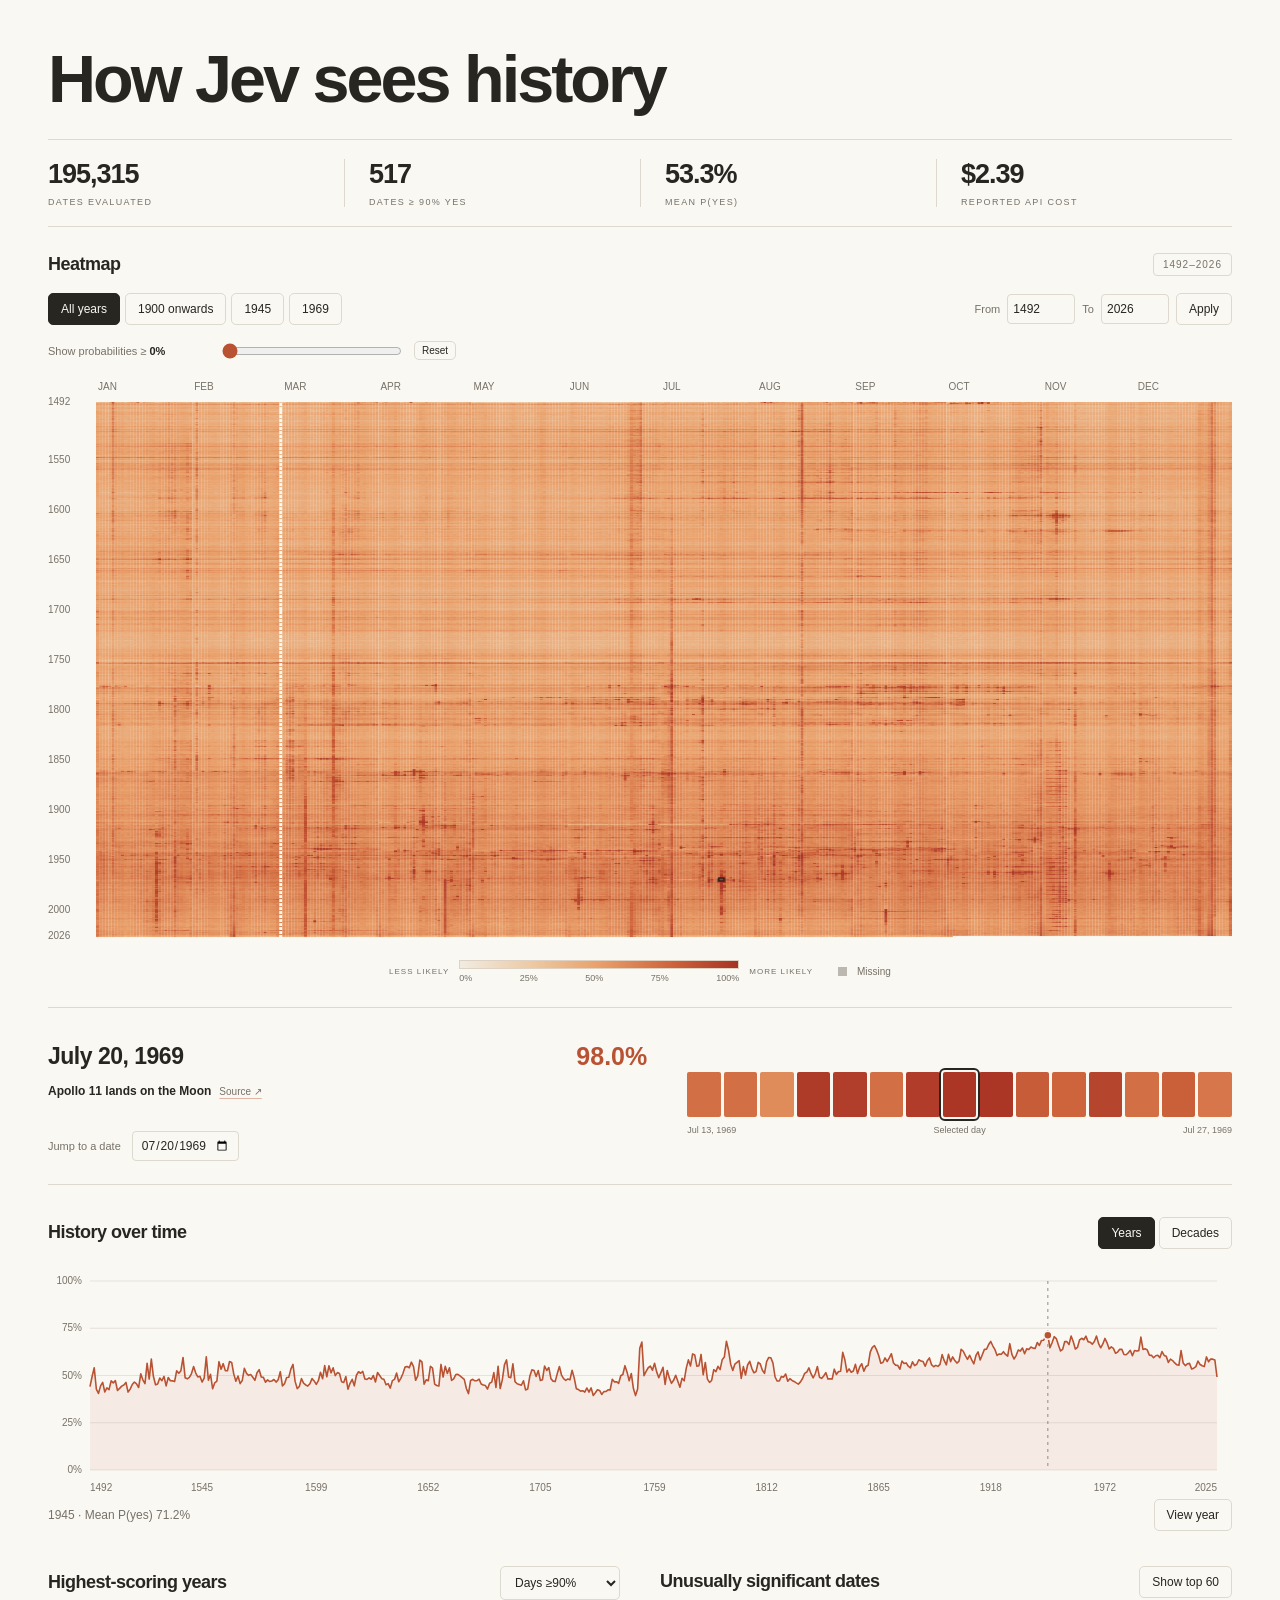
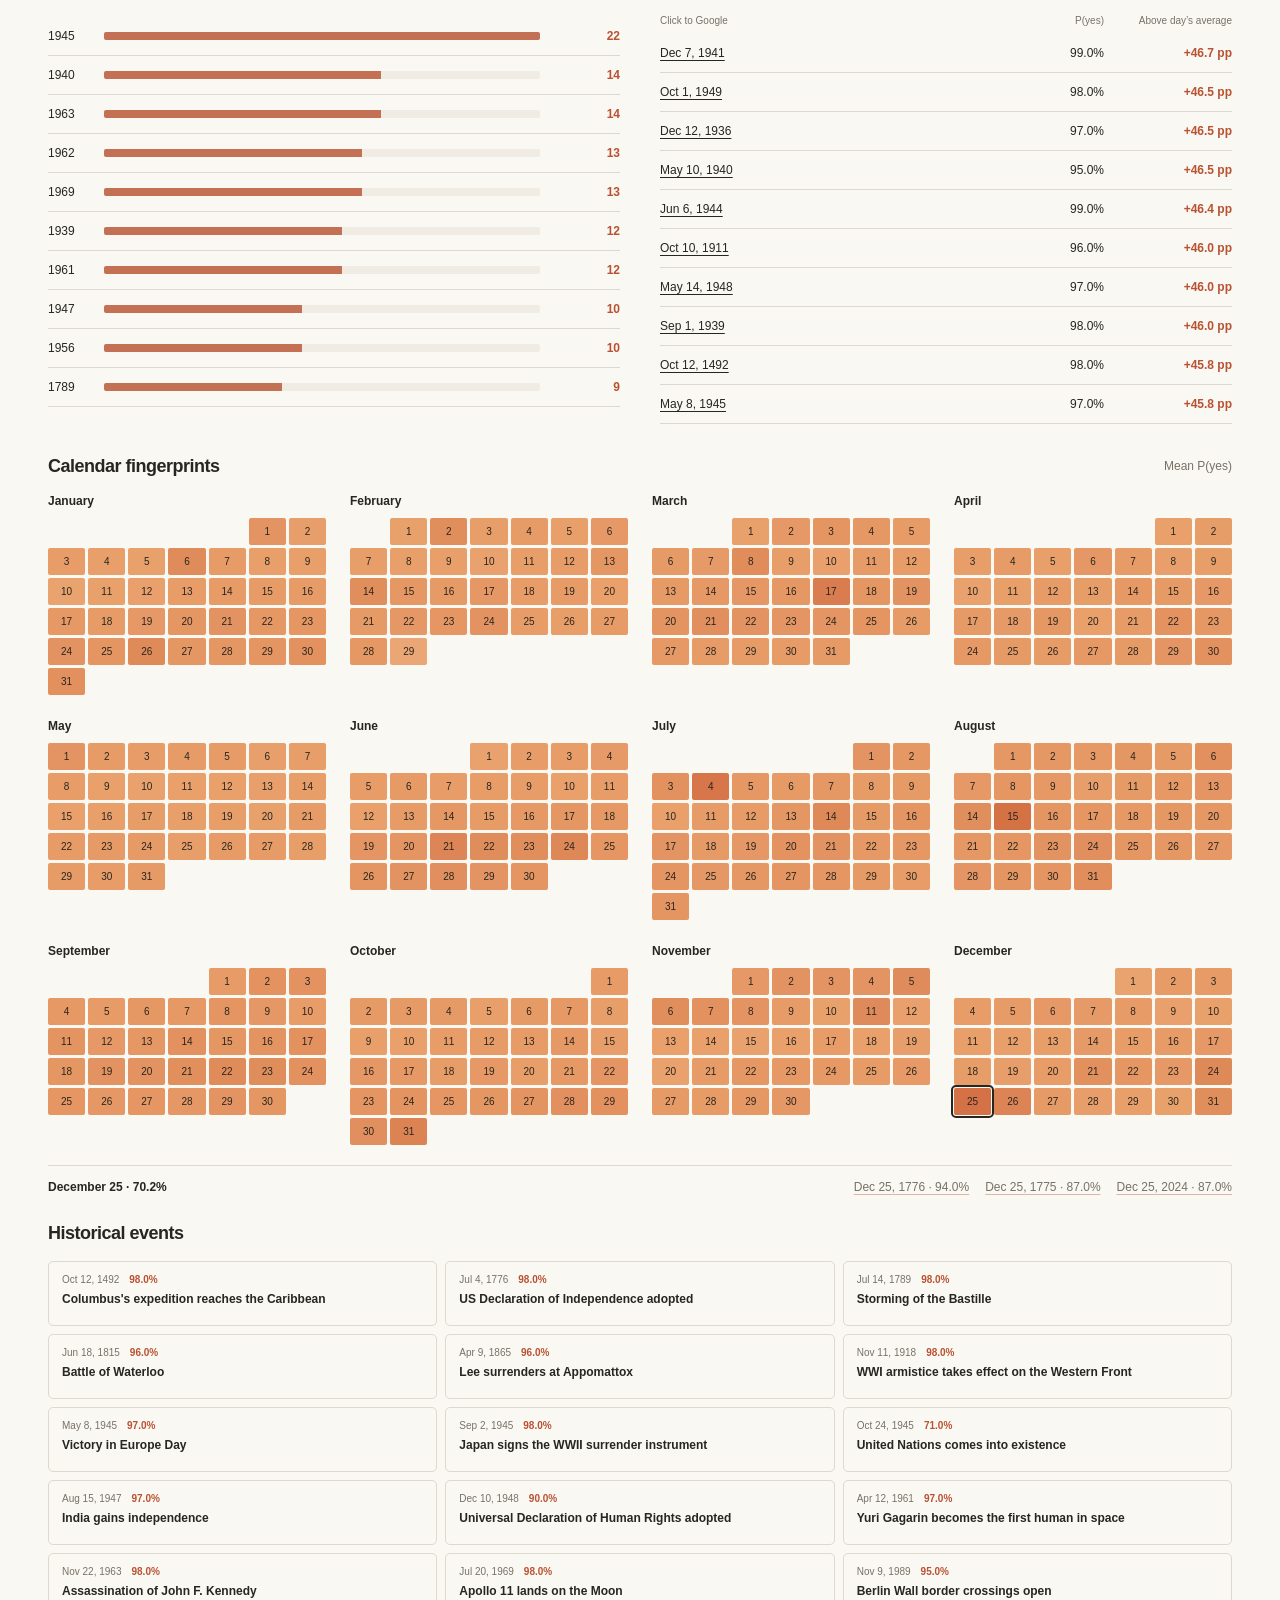
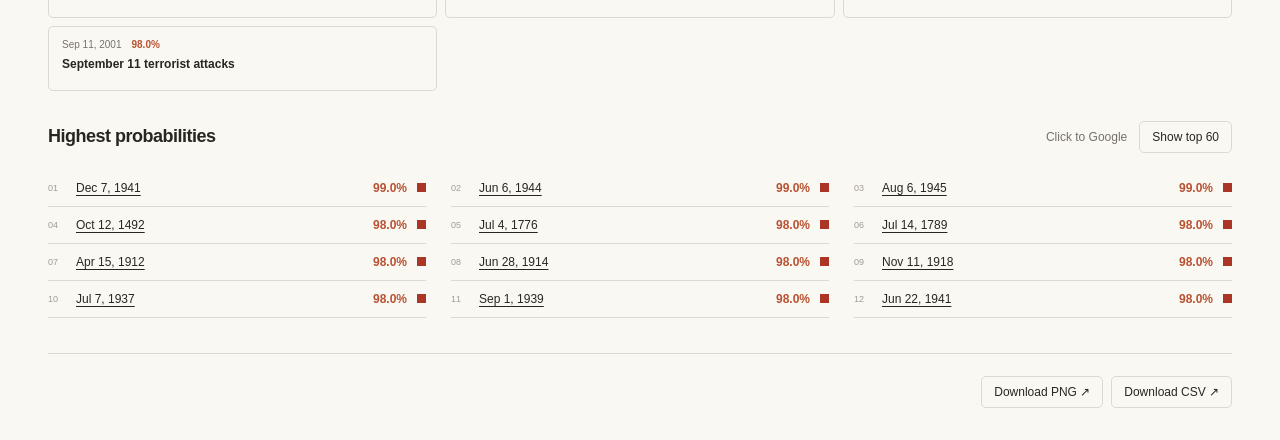
<file: index.html>
<!doctype html>
<html lang="en">
<head>
  <meta charset="utf-8">
  <meta name="viewport" content="width=device-width, initial-scale=1">
  <title>How Jev sees history</title>
  <meta name="description" content="Jev's probability of historical significance for every date from 1492 through 2026.">
  <meta property="og:title" content="How Jev sees history">
  <meta property="og:description" content="195,315 dates. One question. A historical heatmap from Jev 1.13.">
  <meta property="og:image" content="https://not-stbenjam.github.io/historical-heatmap/heatmap.png">
  <link rel="stylesheet" href="style.css?v=insights-1">
  <script src="analytics.js?v=insights-1" defer></script>
  <script src="app.js?v=insights-1" defer></script>
  <script src="insights.js?v=insights-1" defer></script>
</head>
<body>
<main>
  <header>
    <h1>How Jev sees history</h1>
  </header>
  <section class="stats" aria-label="Experiment statistics">
    <div><strong id="dates-count">—</strong><span>DATES EVALUATED</span></div>
    <div><strong id="high-count">—</strong><span>DATES ≥ 90% YES</span></div>
    <div><strong id="mean-confidence">—</strong><span>MEAN P(YES)</span></div>
    <div><strong id="run-cost">—</strong><span>REPORTED API COST</span></div>
  </section>
  <section class="map-section" aria-labelledby="map-heading">
    <div class="section-title"><h2 id="map-heading">Heatmap</h2><span id="range-description" class="map-tag">1492–2026</span></div>
    <div class="toolbar">
      <div class="presets" role="group" aria-label="Year range"><button data-range="all" class="active">All years</button><button data-range="1900">1900 onwards</button><button data-range="1945">1945</button><button data-range="1969">1969</button></div>
      <div class="range-inputs"><label>From <input id="year-from" type="number" min="1492" max="2026" value="1492"></label><label>To <input id="year-to" type="number" min="1492" max="2026" value="2026"></label><button id="apply-range">Apply</button></div>
    </div>
    <div class="filter"><label for="threshold">Show probabilities ≥ <strong id="threshold-label">0%</strong></label><input id="threshold" type="range" min="0" max="100" value="0" step="1"><button id="threshold-reset">Reset</button></div>
    <div class="map-wrap"><canvas id="heatmap" tabindex="0" aria-label="Historical confidence heatmap. Use arrow keys to select adjacent dates."></canvas><div id="loading">Loading the experiment…</div><div id="tooltip" hidden></div></div>
    <div class="legend"><span class="legend-label">LESS LIKELY</span><div class="legend-scale"><div class="gradient"></div><div class="legend-ticks"><span>0%</span><span>25%</span><span>50%</span><span>75%</span><span>100%</span></div></div><span class="legend-label">MORE LIKELY</span><span class="missing-swatch"></span><span>Missing</span></div>
  </section>
  <section class="detail" aria-labelledby="selected-heading">
    <div class="selected-main"><div class="date-row"><h2 id="selected-heading">July 20, 1969</h2><strong id="selected-probability">—</strong></div><div id="selected-event"></div><label class="jump">Jump to a date <input id="date-input" type="date" min="1492-01-01" max="2026-10-02" value="1969-07-20"></label></div>
    <div class="neighbors"><div id="neighbor-strip"></div><div class="strip-captions"><span id="neighbor-start"></span><span>Selected day</span><span id="neighbor-end"></span></div></div>
  </section>
  <section class="insight-section" aria-labelledby="trend-heading">
    <div class="section-title"><h2 id="trend-heading">History over time</h2><div class="segmented" role="group" aria-label="Timeline interval"><button id="trend-years" aria-pressed="true">Years</button><button id="trend-decades" aria-pressed="false">Decades</button></div></div>
    <div class="trend-wrap"><svg id="history-trend" viewBox="0 0 1100 230" tabindex="0" role="img" aria-label="Average probability over time. Use left and right arrows to select, then Enter to zoom the heatmap."></svg></div>
    <div class="chart-selection"><span id="trend-selection"></span><button id="trend-zoom">View year</button></div>
  </section>
  <div class="insight-grid">
    <section class="insight-section" aria-labelledby="years-heading">
      <div class="section-title"><h2 id="years-heading">Highest-scoring years</h2><select id="year-metric" aria-label="Year ranking metric"><option value="high">Days ≥90%</option><option value="mean">Average score</option></select></div>
      <div id="top-years"></div>
    </section>
    <section class="insight-section" aria-labelledby="unusual-heading">
      <div class="section-title"><h2 id="unusual-heading" title="Probability minus the average for the same month and day in other years">Unusually significant dates</h2><button id="toggle-unusual">Show top 60</button></div>
      <div class="unusual-columns"><span>Click to Google</span><span>P(yes)</span><span title="Percentage points above the same calendar day’s average in other years">Above day’s average</span></div>
      <div id="unusual-dates"></div>
    </section>
  </div>
  <section class="insight-section" aria-labelledby="calendar-heading">
    <div class="section-title"><h2 id="calendar-heading">Calendar fingerprints</h2><span class="metric-label">Mean P(yes)</span></div>
    <div id="calendar-months"></div>
    <div class="calendar-selection"><strong id="calendar-selection"></strong><div id="calendar-dates"></div></div>
  </section>
  <section class="anchors" aria-labelledby="anchors-heading"><div class="section-title"><h2 id="anchors-heading">Historical events</h2></div><div id="event-buttons"></div></section>
  <section class="ranking" aria-labelledby="ranking-heading"><div class="section-title"><h2 id="ranking-heading">Highest probabilities</h2><div class="ranking-actions"><span>Click to Google</span><button id="toggle-ranked">Show top 60</button></div></div><div id="top-dates"></div></section>
  <footer class="exports"><button id="export-png">Download PNG ↗</button><button id="export-csv">Download CSV ↗</button></footer>
</main>
</body>
</html>
</file>
<file: style.css>
:root{--paper:#faf8f3;--ink:#282620;--muted:#777268;--line:#ded9ce;--accent:#b95232;--warm:#f0ece3;--missing:#bbb8b1;font-family:Inter,ui-sans-serif,-apple-system,BlinkMacSystemFont,"Segoe UI",sans-serif;color:var(--ink);background:var(--paper);font-synthesis:none}*{box-sizing:border-box}body{margin:0}main{max-width:1280px;margin:auto;padding:44px 48px 32px}a{color:inherit;text-decoration-color:#b9523266;text-underline-offset:3px}button,input{font:inherit}button{cursor:pointer;border:1px solid var(--line);border-radius:5px;background:transparent;color:var(--ink);padding:8px 12px;font-size:12px;transition:background .15s,border-color .15s}button:hover{background:#eee9df;border-color:#bbb3a5}button:focus-visible,input:focus-visible,canvas:focus-visible{outline:2px solid var(--accent);outline-offset:3px}.eyebrow{font-size:10px;font-weight:650;letter-spacing:1.8px;color:var(--muted);display:flex;align-items:center;gap:8px}.dot{width:7px;height:7px;border-radius:50%;background:var(--accent)}.edition{margin-left:auto;letter-spacing:1.4px}h1{font-size:clamp(40px,5.2vw,68px);font-weight:760;letter-spacing:-3px;margin:24px 0 12px;line-height:1.06}.period{color:var(--accent)}.question{font-family:Georgia,serif;font-size:clamp(18px,2.3vw,27px);margin:0 0 14px;letter-spacing:-.25px}.intro{font-size:13px;line-height:1.7;color:var(--muted);max-width:780px;margin:0}.stats{display:grid;grid-template-columns:repeat(4,1fr);border-block:1px solid var(--line);margin:30px 0 28px;padding:19px 0}.stats>div{padding:0 24px;border-left:1px solid var(--line)}.stats>div:first-child{padding-left:0;border:0}.stats strong{font-size:27px;font-weight:650;letter-spacing:-1px;display:block;font-variant-numeric:tabular-nums}.stats span{display:block;font-size:9px;letter-spacing:1.35px;color:var(--muted);margin-top:7px}h2{font-size:18px;letter-spacing:-.5px;margin:0;font-weight:650}.section-title{display:flex;justify-content:space-between;align-items:center;gap:20px;margin-bottom:17px}.section-title p{font-size:12px;color:var(--muted);margin:6px 0 0;line-height:1.5}.map-tag{font-size:10px;letter-spacing:1px;border:1px solid var(--line);border-radius:4px;padding:5px 9px;color:var(--muted)}.toolbar{display:flex;justify-content:space-between;gap:14px;align-items:center;flex-wrap:wrap}.presets{display:flex;gap:5px}.presets .active{background:var(--ink);color:var(--paper);border-color:var(--ink)}.range-inputs{display:flex;align-items:center;gap:7px}.range-inputs label{font-size:11px;color:var(--muted)}input[type=number]{width:68px;padding:7px 5px;border:1px solid var(--line);background:transparent;border-radius:4px;font-size:12px;color:var(--ink);margin-left:4px}.filter{display:flex;gap:10px;align-items:center;margin:16px 0;font-size:11px;color:var(--muted);flex-wrap:wrap}.filter label{min-width:162px}.filter strong{color:var(--ink);font-variant-numeric:tabular-nums}.filter input{accent-color:var(--accent);width:180px}.filter button{padding:3px 7px;font-size:10px}.filter>span{margin-left:auto;font-size:10px}.map-wrap{position:relative;min-height:130px}canvas{width:100%;display:block;cursor:crosshair}#loading{position:absolute;inset:0;display:grid;place-items:center;background:#f0ece3;color:var(--muted);font-size:13px}#tooltip{position:absolute;pointer-events:none;background:#282620;color:var(--paper);padding:9px 11px;border-radius:4px;font-size:11px;z-index:2;white-space:nowrap;box-shadow:0 3px 12px #0002}#tooltip[hidden]{display:none}.legend{display:flex;align-items:center;gap:10px;justify-content:center;margin-top:15px;font-size:10px;color:var(--muted)}.legend-label{font-size:8px;letter-spacing:1px}.legend-scale{width:280px}.gradient{height:9px;border:1px solid #ddd2c4;background:linear-gradient(90deg,#f0ece3,#edcba5,#e9a06b,#cf663d,#a83224)}.legend-ticks{display:flex;justify-content:space-between;margin-top:4px;font-size:9px;font-variant-numeric:tabular-nums}.missing-swatch{width:9px;height:9px;background:var(--missing);margin-left:15px}.reading-note{font-size:10px;line-height:1.5;color:var(--muted);margin:14px 0 22px}.detail{display:grid;grid-template-columns:1.1fr 1fr;border-block:1px solid var(--line);padding:23px 0;gap:40px}.date-row{display:flex;gap:15px;align-items:center;justify-content:space-between;margin:11px 0}.date-row h2{font-size:23px}.date-row>strong{color:var(--accent);font-size:25px;font-weight:600;font-variant-numeric:tabular-nums}.selected-main>.eyebrow,.neighbors>.eyebrow{font-size:9px}#selected-event{font-size:12px;color:var(--muted);line-height:1.6;min-height:37px}#selected-event a{display:inline-block;margin-left:8px;font-size:10px}#selected-event strong{color:var(--ink);font-weight:550}.event-note{font-size:10px;display:block;margin-top:2px}.jump{display:flex;align-items:center;gap:11px;color:var(--muted);font-size:11px;margin-top:12px}input[type=date]{font-size:12px;background:transparent;border:1px solid var(--line);border-radius:4px;padding:6px 8px;color:var(--ink)}.neighbors{align-self:center}#neighbor-strip{display:grid;grid-template-columns:repeat(15,1fr);gap:3px;margin:15px 0 8px}#neighbor-strip button{border:0;border-radius:2px;padding:0;height:45px;position:relative}#neighbor-strip button.selected{outline:2px solid var(--ink);outline-offset:2px;z-index:1}#neighbor-strip button:hover{outline:1px solid var(--ink)}.strip-captions{display:flex;justify-content:space-between;font-size:9px;color:var(--muted)}.anchors{margin-top:29px}#event-buttons{display:grid;grid-template-columns:repeat(3,1fr);gap:8px}.event-button{text-align:left;display:flex;flex-direction:column;gap:6px;padding:12px 13px;min-height:65px}.event-button .event-top{display:flex;justify-content:space-between;gap:10px;font-size:10px;color:var(--muted);font-variant-numeric:tabular-nums}.event-button .event-p{color:var(--accent);font-weight:650}.event-button .event-title{font-size:12px;font-weight:550;line-height:1.4}.ranking{margin-top:30px}#top-dates{display:grid;grid-template-columns:repeat(3,1fr);gap:0 25px}.rank-item{display:flex;align-items:center;gap:10px;border:0;border-bottom:1px solid var(--line);border-radius:0;padding:11px 0;text-align:left}.rank-number{width:18px;font-size:9px;color:#a29b90;font-variant-numeric:tabular-nums}.rank-date{font-size:12px}.rank-confidence{margin-left:auto;color:var(--accent);font-size:12px;font-weight:600;font-variant-numeric:tabular-nums}.rank-swatch{width:9px;height:9px;flex:none}footer{margin-top:35px;border-top:1px solid var(--line);padding-top:22px}.footer-top{display:flex;justify-content:space-between;align-items:center;gap:16px}.footer-top h2{font-size:15px}.exports{display:flex;gap:8px}footer p{font-size:11px;color:var(--muted);line-height:1.75;max-width:950px;margin:14px 0 0}.run-summary{font-size:9px;letter-spacing:.35px}#toggle-ranked{white-space:nowrap}#top-dates:empty:after{content:"No dates match this range and threshold.";font-size:12px;color:var(--muted)}@media(max-width:800px){main{padding:27px 22px}h1{letter-spacing:-1.8px}.stats strong{font-size:23px}.stats>div{padding:0 12px}.stats span{font-size:8px;letter-spacing:.65px}.detail{gap:25px;grid-template-columns:1fr}.filter>span{margin-left:0;width:100%}#event-buttons{grid-template-columns:repeat(2,1fr)}#top-dates{grid-template-columns:repeat(2,1fr)}.footer-top{align-items:flex-start;flex-direction:column}.legend-scale{width:180px}.legend{gap:6px}.missing-swatch{margin-left:5px}.legend-label{font-size:7px}}@media(max-width:480px){main{padding:25px 16px}.edition{font-size:8px}.eyebrow{font-size:8px;letter-spacing:1px}.stats{grid-template-columns:repeat(2,1fr);gap:17px}.stats>div:nth-child(3){border:0;padding-left:0}.presets button{padding:7px 9px;font-size:10px}.legend-label{display:none}#event-buttons,#top-dates{grid-template-columns:1fr}.question{font-size:19px}.date-row h2{font-size:21px}}

h1{margin:0 0 24px}.stats{margin:22px 0 26px}.detail{margin-top:24px}footer.exports{justify-content:flex-end}
.ranking-actions{display:flex;gap:12px;align-items:center}.ranking-actions>span{font-size:12px;color:var(--muted)}a.rank-item{text-decoration:none}a.rank-item .rank-date{text-decoration:underline;text-underline-offset:3px}a.rank-item:hover{background:#eee9df}a.rank-item:focus-visible{outline:2px solid var(--accent);outline-offset:3px}

.insight-section{margin-top:32px}.insight-section .section-title{gap:12px;flex-wrap:wrap}.insight-grid{display:grid;grid-template-columns:1fr 1fr;gap:40px}.segmented{display:flex;gap:4px}.segmented button[aria-pressed=true]{background:var(--ink);color:var(--paper);border-color:var(--ink)}select{font:inherit;font-size:12px;color:var(--ink);border:1px solid var(--line);border-radius:5px;background:var(--paper);padding:8px 10px;max-width:100%}select:focus-visible,a:focus-visible,svg:focus-visible{outline:2px solid var(--accent);outline-offset:3px}.metric-label{font-size:12px;color:var(--muted)}.trend-wrap{width:100%}#history-trend{display:block;width:100%;height:230px;cursor:crosshair;overflow:visible}.trend-grid{stroke:var(--line);stroke-width:.7}.trend-axis{fill:var(--muted);font-size:10px}.trend-area{fill:var(--accent);opacity:.08}.trend-line{fill:none;stroke:var(--accent);stroke-width:1.6;stroke-linejoin:round}.trend-marker-line{stroke:var(--muted);stroke-dasharray:3 4;stroke-width:.8}.trend-marker-dot{fill:var(--accent);stroke:var(--paper);stroke-width:1.5}.chart-selection{display:flex;justify-content:space-between;align-items:center;gap:12px;min-height:38px;font-size:12px;font-variant-numeric:tabular-nums}.chart-selection span{color:var(--muted)}.year-rank{display:grid;grid-template-columns:44px 1fr 68px;align-items:center;width:100%;gap:12px;border:0;border-bottom:1px solid var(--line);border-radius:0;padding:12px 0;text-align:left;font-variant-numeric:tabular-nums}.year-label{font-size:12px}.year-track{height:8px;background:var(--warm);border-radius:2px;overflow:hidden}.year-bar{display:block;height:100%;background:var(--accent);opacity:.8}.year-value{text-align:right;color:var(--accent);font-size:12px;font-weight:600}.unusual-columns,.unusual-date{display:grid;grid-template-columns:1fr 62px 120px;align-items:center;gap:8px}.unusual-columns{font-size:10px;color:var(--muted);padding:0 0 8px}.unusual-columns span:not(:first-child){text-align:right}.unusual-date{border-bottom:1px solid var(--line);padding:12px 0;font-size:12px;text-decoration:none;font-variant-numeric:tabular-nums}.unusual-label{text-decoration:underline;text-underline-offset:3px}.unusual-probability,.unusual-lift{text-align:right}.unusual-lift{color:var(--accent);font-weight:600}.unusual-date:hover{background:#eee9df}#unusual-dates{max-height:392px;overflow-y:auto;scrollbar-width:thin}#toggle-unusual{white-space:nowrap}#calendar-months{display:grid;grid-template-columns:repeat(4,1fr);gap:24px}.calendar-month h3{font-size:12px;font-weight:600;margin:0 0 10px}.calendar-grid{display:grid;grid-template-columns:repeat(7,1fr);gap:3px;grid-auto-rows:27px}.calendar-day{padding:0;border:0;border-radius:2px;font-size:10px;font-variant-numeric:tabular-nums}.calendar-day:hover{outline:1px solid var(--ink);outline-offset:1px}.calendar-day.selected{outline:2px solid var(--ink);outline-offset:1px}.calendar-day:focus-visible{outline:2px solid var(--accent);outline-offset:2px}.calendar-selection{display:flex;justify-content:space-between;align-items:center;gap:16px;flex-wrap:wrap;border-top:1px solid var(--line);margin-top:20px;padding-top:14px;font-size:12px;font-variant-numeric:tabular-nums}.calendar-selection strong{font-weight:600}#calendar-dates{display:flex;gap:16px;flex-wrap:wrap;color:var(--muted)}@media(max-width:1000px){.insight-grid{gap:24px}.unusual-columns,.unusual-date{grid-template-columns:1fr 52px 95px;gap:5px}.unusual-columns{font-size:9px}#calendar-months{grid-template-columns:repeat(3,1fr)}}@media(max-width:800px){.insight-grid{grid-template-columns:1fr}.insight-grid .insight-section{margin-top:28px}.insight-grid{gap:0}#calendar-months{gap:20px}.calendar-selection{align-items:flex-start;flex-direction:column}.chart-selection{font-size:11px}}@media(max-width:480px){#calendar-months{grid-template-columns:repeat(2,1fr);gap:18px 14px}.calendar-grid{grid-auto-rows:25px;gap:2px}.insight-section h2{font-size:17px}.unusual-columns,.unusual-date{grid-template-columns:1fr 52px 100px}.chart-selection{gap:6px}.chart-selection button{padding:7px 9px;white-space:nowrap}.unusual-columns{font-size:9px}}
</file>
